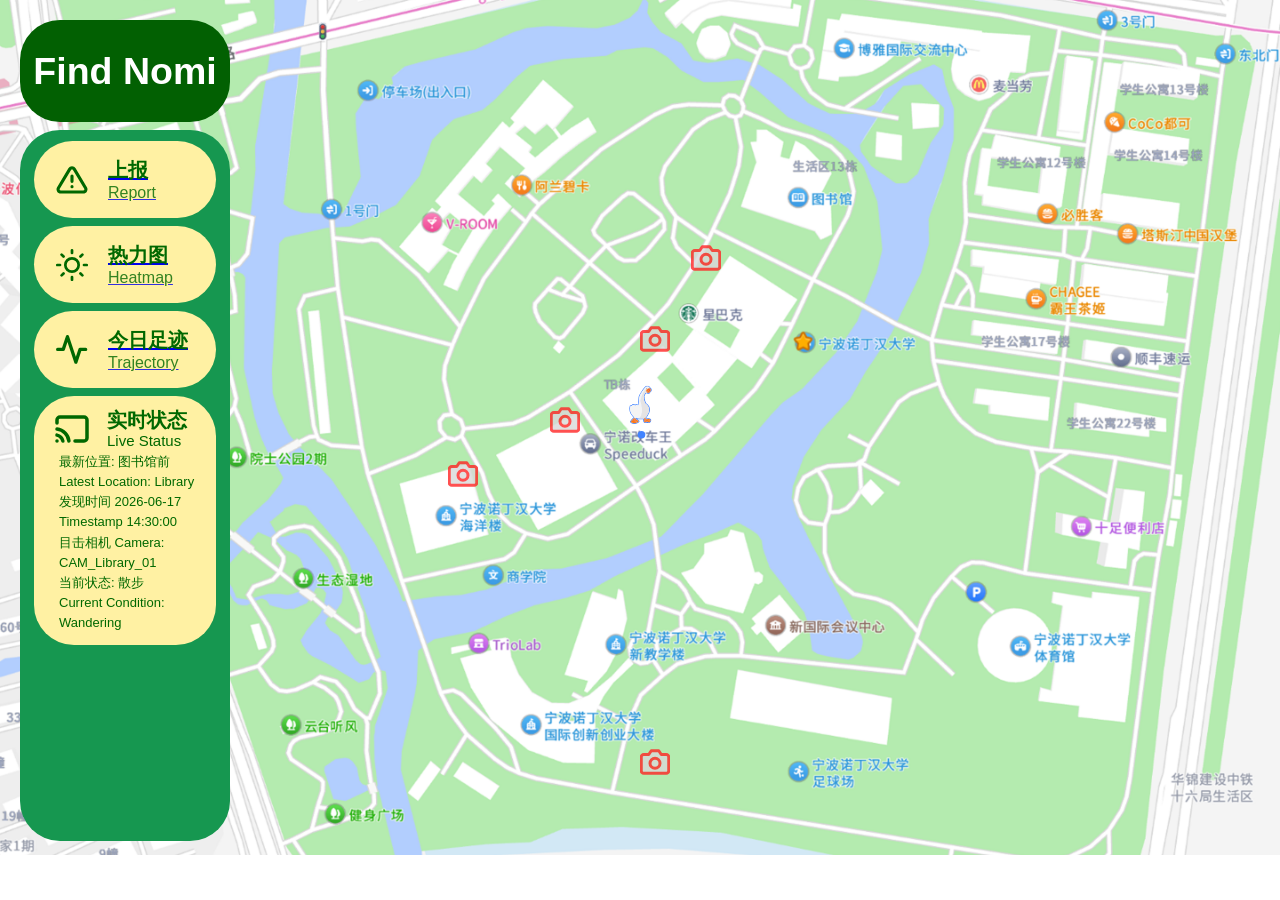
<file: index.html>
<!DOCTYPE html>
<html lang="zh-CN">
<head>
    <meta charset="UTF-8">
    <title>Find Nomi</title>
    <style>
         
        * {
            margin: 0;
            padding: 0;
            box-sizing: border-box;
            font-family: "苹方", sans-serif;
        }
        body {
            width: 100vw;
            height: 100vh;
            overflow: hidden;
            position: relative;
        }

        .bg-map {
            width: 100%;
            height: auto;
            position: absolute;
            top: -55px;
            left: 0;
            z-index: 1;
        }
        .bg-map img {
            width: 100%;
            height: 100%;
            object-fit: cover;
            object-position: top left;
        }

        /* 左上角绿色标题 */
        .logo-box {
            position: absolute;
            top: 20px;
            left: 20px;
            z-index: 10;
        }
        .logo-box span {
            display: flex;
            align-items: center;
            justify-content: center;
            width: 210px;
            height: 102px;
            background-color: #026002;
            color: #fff;
            font-size: 37.5px;
            font-weight: bold;
            border-radius: 40px;
        }

        /* 左侧导航栏 */
        .sidebar-left {
            position: absolute;
            top: 130px;
            left: 20px;
            width: 210px;
            height: 79vh;
            background-color: #169750;
            padding: 11px 14px;
            border-radius: 40px;
            overflow: hidden;
            z-index: 10;
            display: flex;
            flex-direction: column;
            gap: 8px;
        }

        /* 黄色功能按钮 */
        .btn-yellow {
            background-color: #FFF1A3;
            border-radius: 50px;
            padding: 16px 12px;
            display: flex;
            align-items: center;
            gap: 20px;
        }
        .btn-yellow img {
            width: 32px;
            margin-left: 10px;
        }
        .btn-yellow p:first-child {
            font-size: 20px;
            font-weight: bold;
            color: #006800
        }
        .btn-yellow p:last-child {
            font-size: 16px;
            opacity: 0.8;
            color: #006800
        }

        /* 实时状态 */
        .status-card {
            background-color: #FFF1A3;
            border-radius: 40px;
            padding: 12px 10px;
            margin-top: 0px;
        }
        /* 图标 + 文字 */
        .status-header {
            display: flex;
            align-items: center;
            gap: 17px;
            margin-bottom: 10px;
        }
        .status-header img {
            width: 36px;
            height: 36px;
            margin-left: 10px;
        }
        .title-group p:first-child {
            font-size: 20px;
            font-weight: bold;
            line-height: 1.2;
            color: #006800
        }
        .title-group p:last-child {
            font-size: 15px;
            line-height: 1.2;
            color: #006800
        }
        .status-info {
            font-size: 13px;
            line-height: 1.55;
            margin-left: 15px;
            margin-top: -8px;
            color: #006800
        }
        .status-info p {
            white-space: nowrap; 
        }

        .goose-mark {
            position: absolute;
            top: 42%;
            left: 48%;
            width: 55px;
            z-index: 5;
        }

        .camera-mark {
            position: absolute;
            width: 30px;
            z-index: 5;
        }
    </style>
</head>
<body>
    <div class="bg-map">
        <img src="./campus.png" alt="校园底图">
    </div>

    <div class="logo-box">
        <span>Find Nomi</span>
    </div>

    <div class="sidebar-left">

        <a href="report.html" class="btn-yellow">
            <img src="images/icon_report.svg" alt="上报图标">
            <div>
                <p>上报</p>
                <p>Report</p>
            </div>
        </a>

        <a href="heatmap.html" class="btn-yellow">
            <img src="images/icon_heat.svg" alt="热力图图标">
            <div>
                <p>热力图</p>
                <p>Heatmap</p>
            </div>
        </a>

        <a href="trajectory.html" class="btn-yellow">
            <img src="images/icon_track.svg" alt="足迹图标">
            <div>
                <p>今日足迹</p>
                <p>Trajectory</p>
            </div>
        </a>

        <!--实时状态-->
        <div class="status-card">
            <div class="status-header">
                <img src="images/icon_live.svg" alt="状态图标">
                <div class="title-group">
                    <p>实时状态</p>
                    <p>Live Status</p>
                </div>
            </div>
            <div class="status-info">
                <p>最新位置: 图书馆前</p>
                <p>Latest Location: Library</p>

                <p>发现时间 2026-06-17</p>
                <p>Timestamp 14:30:00</p>

                <p>目击相机 Camera:</p>
                <p>CAM_Library_01</p>

                <p>当前状态: 散步</p>
                <p>Current Condition:</p>
                <p>Wandering</p>
            </div>
        </div>
    </div>

    <img class="goose-mark" src="images/goose_icon.svg" alt="大鹅">
    <img class="camera-mark" src="images/camera_marker.svg" style="top:27%;left:54%;">
    <img class="camera-mark" src="images/camera_marker.svg" style="top:36%;left:50%;">
    <img class="camera-mark" src="images/camera_marker.svg" style="top:45%;left:43%;">
    <img class="camera-mark" src="images/camera_marker.svg" style="top:51%;left:35%;">
    <img class="camera-mark" src="images/camera_marker.svg" style="top:83%;left:50%;">
</body>
</html>
</file>
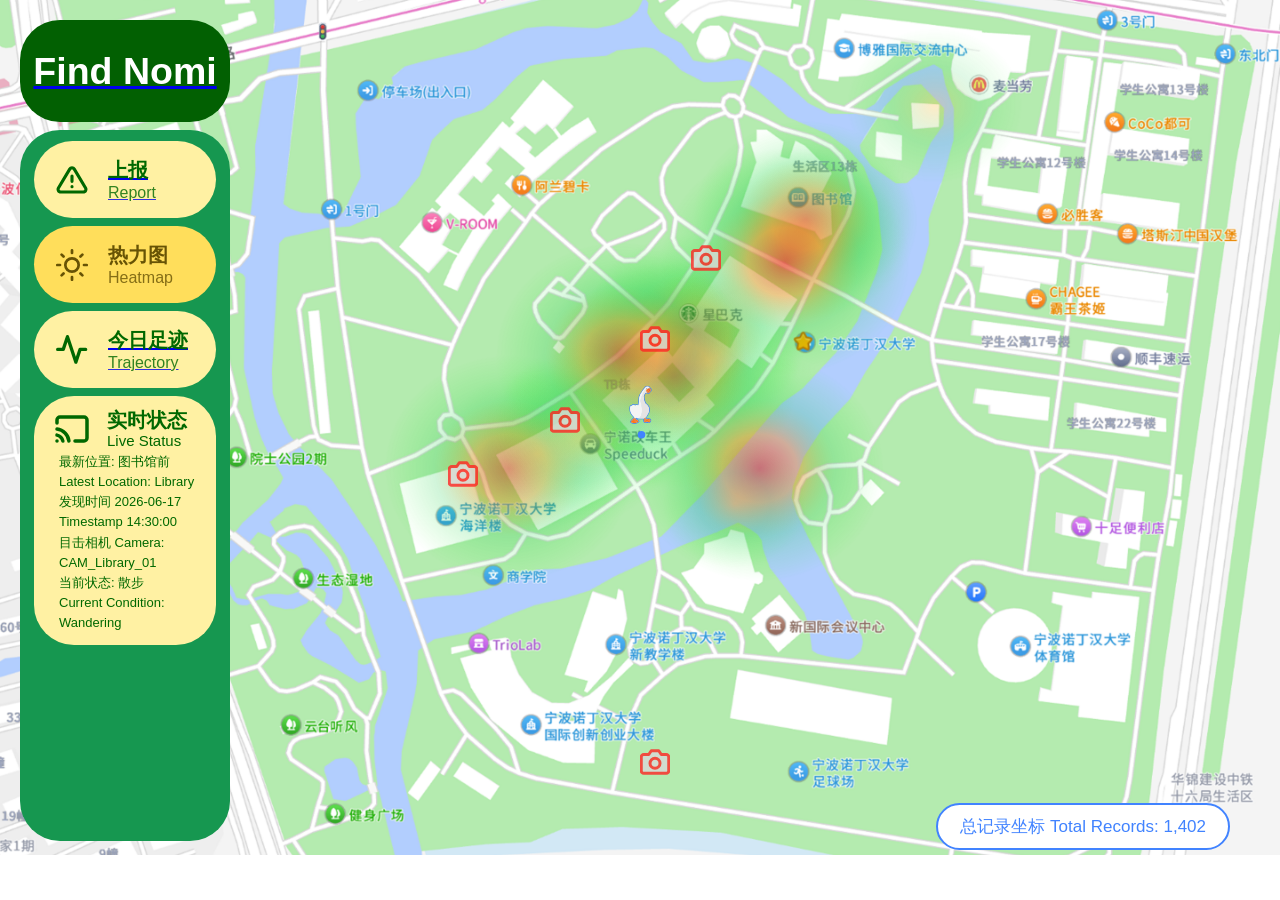
<file: heatmap.html>
<!DOCTYPE html>
<html lang="zh-CN">
<head>
    <meta charset="UTF-8">
    <title>Find Nomi</title>
    <style>
         
        * {
            margin: 0;
            padding: 0;
            box-sizing: border-box;
            font-family: "苹方", sans-serif;
        }
        body {
            width: 100vw;
            height: 100vh;
            overflow: hidden;
            position: relative;
        }

        .bg-map {
            width: 100%;
            height: auto;
            position: absolute;
            top: -55px;
            left: 0;
            z-index: 1;
        }
        .bg-map img {
            width: 100%;
            height: 100%;
            object-fit: cover;
            object-position: top left;
        }

        /* 左上角绿色标题 */
        .logo-box {
            position: absolute;
            top: 20px;
            left: 20px;
            z-index: 10;
        }
        .logo-box span {
            display: flex;
            align-items: center;
            justify-content: center;
            width: 210px;
            height: 102px;
            background-color: #026002;
            color: #fff;
            font-size: 37.5px;
            font-weight: bold;
            border-radius: 40px;
        }

        /* 左侧导航栏 */
        .sidebar-left {
            position: absolute;
            top: 130px;
            left: 20px;
            width: 210px;
            height: 79vh;
            background-color: #169750;
            padding: 11px 14px;
            border-radius: 40px;
            overflow: hidden;
            z-index: 10;
            display: flex;
            flex-direction: column;
            gap: 8px;
        }

        /* 黄色功能按钮 */
        .btn-yellow {
            background-color: #FFF1A3;
            border-radius: 50px;
            padding: 16px 12px;
            display: flex;
            align-items: center;
            gap: 20px;
        }
        .btn-yellow img {
            width: 32px;
            margin-left: 10px;
        }
        .btn-yellow p:first-child {
            font-size: 20px;
            font-weight: bold;
            color: #006800
        }
        .btn-yellow p:last-child {
            font-size: 16px;
            opacity: 0.8;
            color: #006800
        }

        /* 实时状态 */
        .status-card {
            background-color: #FFF1A3;
            border-radius: 40px;
            padding: 12px 10px;
            margin-top: 0px;
        }
        /* 图标 + 文字 */
        .status-header {
            display: flex;
            align-items: center;
            gap: 17px;
            margin-bottom: 10px;
        }
        .status-header img {
            width: 36px;
            height: 36px;
            margin-left: 10px;
        }
        .title-group p:first-child {
            font-size: 20px;
            font-weight: bold;
            line-height: 1.2;
            color: #006800
        }
        .title-group p:last-child {
            font-size: 15px;
            line-height: 1.2;
            color: #006800
        }
        .status-info {
            font-size: 13px;
            line-height: 1.55;
            margin-left: 15px;
            margin-top: -8px;
            color: #006800
        }
        .status-info p {
            white-space: nowrap; 
        }

        .goose-mark {
            position: absolute;
            top: 42%;
            left: 48%;
            width: 55px;
            z-index: 5;
        }

        .camera-mark {
            position: absolute;
            width: 30px;
            z-index: 5;
        }
        /* 热力图 */
        .heatmap-layer {
            position: absolute;
            top: 3%;
            left: 30%;
            width: 50%;
            opacity: 0.75;
            z-index: 2;
            pointer-events: none;
        }
        .heatmap-layer img {
            width: 100%;
            height: auto;
            display: block;
        }

        .total-record-box {
            position: absolute;
            bottom: 50px;
            right: 50px;
            z-index: 10;
            background-color: #ffffff;
            border: 2px solid #4183ff;
            border-radius: 30px;
            padding: 10px 22px;
            font-size: 17px;
            color: #4183ff;
            font-weight: 500;   
        }     
    </style>
</head>
<body>
    <div class="bg-map">
        <img src="./campus.png" alt="校园底图">
    </div>

    <div class="heatmap-layer">
        <img src="images/icon_heat2.svg" alt="热力分布图">
    </div>

    <a href="index.html" class="logo-box">
        <span>Find Nomi</span>
    </a>

    <div class="sidebar-left">

        <a href="report.html" class="btn-yellow">
            <img src="images/icon_report.svg" alt="上报图标">
            <div>
                <p>上报</p>
                <p>Report</p>
            </div>
        </a>

        <div class="btn-yellow" style="background-color: #ffde5b;">
            <img src="images/icon_heat3.svg" alt="热力图图标">
            <div>
                <p style="color: #675305;">热力图</p>
                <p style="color: #675305;">Heatmap</p>
            </div>
        </div>

        <a href="trajectory.html" class="btn-yellow">
            <img src="images/icon_track.svg" alt="足迹图标">
            <div>
                <p>今日足迹</p>
                <p>Trajectory</p>
            </div>
        </a>

        <!--实时状态-->
        <div class="status-card">
            <div class="status-header">
                <img src="images/icon_live.svg" alt="状态图标">
                <div class="title-group">
                    <p>实时状态</p>
                    <p>Live Status</p>
                </div>
            </div>
            <div class="status-info">
                <p>最新位置: 图书馆前</p>
                <p>Latest Location: Library</p>

                <p>发现时间 2026-06-17</p>
                <p>Timestamp 14:30:00</p>

                <p>目击相机 Camera:</p>
                <p>CAM_Library_01</p>

                <p>当前状态: 散步</p>
                <p>Current Condition:</p>
                <p>Wandering</p>
            </div>
        </div>
    </div>

    <img class="goose-mark" src="images/goose_icon.svg" alt="大鹅">
    <img class="camera-mark" src="images/camera_marker.svg" style="top:27%;left:54%;">
    <img class="camera-mark" src="images/camera_marker.svg" style="top:36%;left:50%;">
    <img class="camera-mark" src="images/camera_marker.svg" style="top:45%;left:43%;">
    <img class="camera-mark" src="images/camera_marker.svg" style="top:51%;left:35%;">
    <img class="camera-mark" src="images/camera_marker.svg" style="top:83%;left:50%;">

    <div class="total-record-box">
        总记录坐标 Total Records: 1,402
    </div>
</body>
</html>
</file>
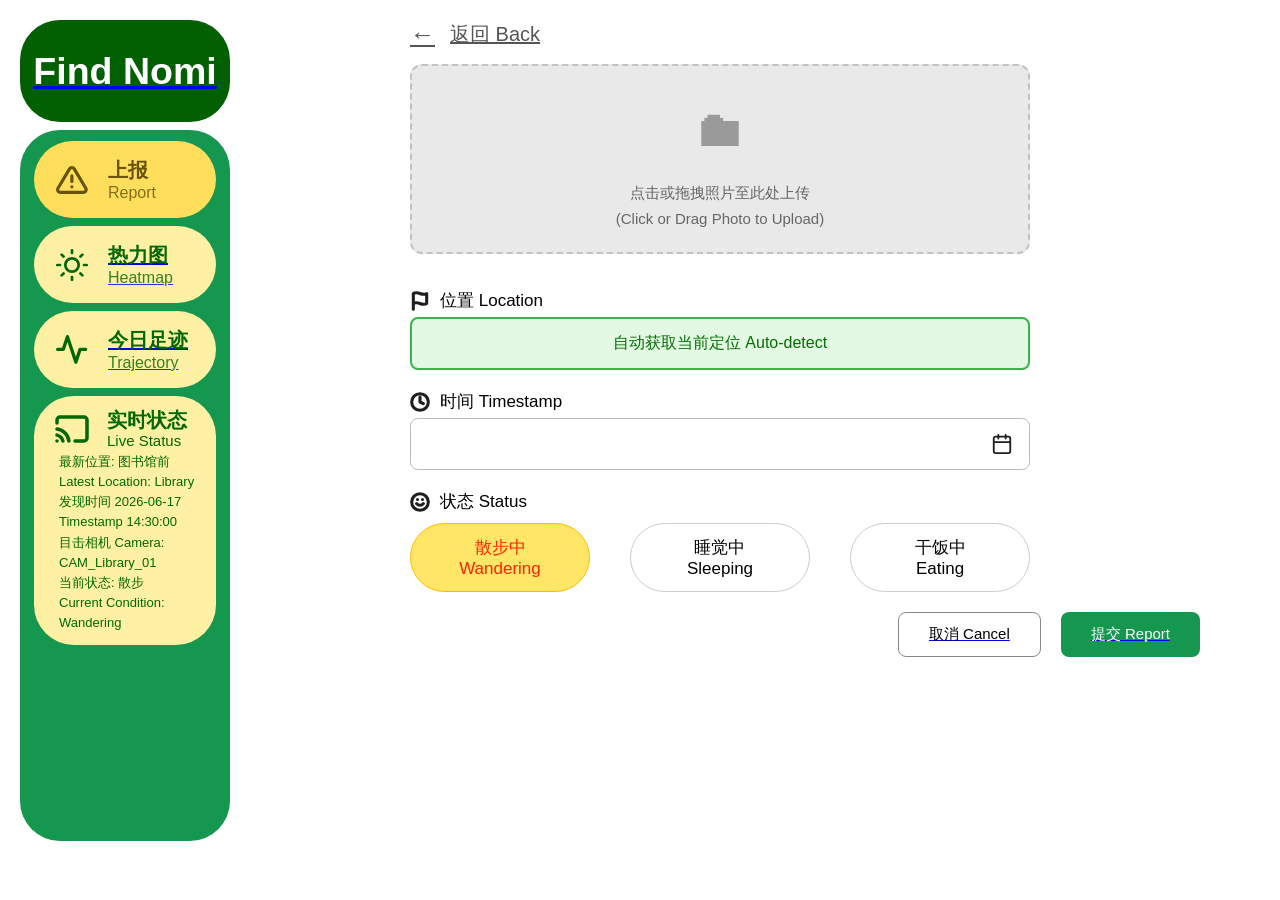
<file: report.html>
<!DOCTYPE html>
<html lang="zh-CN">
<head>
    <meta charset="UTF-8">
    <title>Find Nomi 上报页</title>
    <style>
         
        * {
            margin: 0;
            padding: 0;
            box-sizing: border-box;
            font-family: "苹方", sans-serif;
        }
        body {
            width: 100vw;
            height: 100vh;
            overflow: hidden;
            position: relative;
            background-color: #ffffff;
        }

        /*左上角绿色标题*/
        .logo-box {
            position: absolute;
            top: 20px;
            left: 20px;
            z-index: 10;
        }
        .logo-box span {
            display: flex;
            align-items: center;
            justify-content: center;
            width: 210px;
            height: 102px;
            background-color: #026002;
            color: #fff;
            font-size: 37.5px;
            font-weight: bold;
            border-radius: 40px;
        }

        /*左侧导航栏*/
        .sidebar-left {
            position: absolute;
            top: 130px;
            left: 20px;
            width: 210px;
            height: 79vh;
            background-color: #169750;
            padding: 11px 14px;
            border-radius: 40px;
            overflow: hidden;
            z-index: 10;
            display: flex;
            flex-direction: column;
            gap: 8px;
        }

        /*黄色功能按钮*/
        .btn-yellow {
            background-color: #FFF1A3;
            border-radius: 50px;
            padding: 16px 12px;
            display: flex;
            align-items: center;
            gap: 20px;
        }
        .btn-yellow img {
            width: 32px;
            margin-left: 10px;
        }
        .btn-yellow p:first-child {
            font-size: 20px;
            font-weight: bold;
            color: #006800
        }
        .btn-yellow p:last-child {
            font-size: 16px;
            opacity: 0.8;
            color: #006800
        }

        /*实时状态*/
        .status-card {
            background-color: #FFF1A3;
            border-radius: 40px;
            padding: 12px 10px;
            margin-top: 0px;
        }
        .status-header {
            display: flex;
            align-items: center;
            gap: 17px;
            margin-bottom: 10px;
        }
        .status-header img {
            width: 36px;
            height: 36px;
            margin-left: 10px;
        }
        .title-group p:first-child {
            font-size: 20px;
            font-weight: bold;
            line-height: 1.2;
            color: #006800
        }
        .title-group p:last-child {
            font-size: 15px;
            line-height: 1.2;
            color: #006800
        }
        .status-info {
            font-size: 13px;
            line-height: 1.55;
            margin-left: 15px;
            margin-top: -8px;
            color: #006800
        }
        .status-info p {
            white-space: nowrap; 
        }

        /*右侧上报表单*/
        .report-wrap {
            position: absolute;
            left: 370px;
            top: 10px;
            right: 20px;
            bottom: 30px;
            padding: 10px 40px;
        }
        /* 返回头部 */
        .report-top-back {
            display: flex;
            align-items: center;
            gap: 15px;
            font-size: 20px;
            color: #555555;
            margin-bottom: 15px;
        }
        .back-arrow {
            font-size: 25px;
        }
        /* 图片上传框 */
        .upload-area {
            width: 620px;
            height: 190px;
            background-color: #e9e9e9;
            border: 2px dashed #c2c2c2;
            border-radius: 12px;
            display: flex;
            flex-direction: column;
            align-items: center;
            justify-content: center;
            color: #666666;
            font-size: 15px;
            line-height: 1.7;
            margin-bottom: 35px;
        }
        .upload-icon {
            font-size: 50px;
            margin-bottom: 8px;
            opacity: 0.6;
        }
        /* 表单通用项 */
        .form-row {
            margin-bottom: 20px;
            width: 620px;
        }
        .form-label {
            font-size: 17px;
            margin-bottom: 5px;
            display: flex;
            align-items: center;
            gap: 10px;
        }
        .form-label img {
            width: 20px;
            height: 20px;
        }
        .auto-get-location {
            width: 100%;
            padding: 14px;
            background-color: #e3f9e3;
            border: 2px solid #39b54a;
            border-radius: 8px;
            text-align: center;
            font-size: 16px;
            color: #007000;
        }
        .time-input-box {
            width: 100%;
            padding: 14px 16px;
            border: 1px solid #bbb;
            border-radius: 8px;
            font-size: 20px;
            display: flex;
            justify-content: space-between;
            align-items: center;
        }
        .time-input-box img {
            width: 22px;
            height: 22px;
        }
        /* 状态选择按钮组 */
        .state-btn-group {
            display: flex;
            gap: 40px;
            margin-top: 10px;
        }
        .state-btn {
            padding: 12px 32px;
            border-radius: 99px;
            font-size: 17px;
            border: 1px solid #ccc;
            width: 180px;
            text-align: center;
            display: flex;
            flex-direction: column;
            align-items: center;
        }
        .state-btn.active {
            background-color: #ffe666;
            border-color: #ffbb00;
            color: #ff2200;
        }
        /* 底部按钮 */
        .bottom-btn-group {
            margin-top: 20px;
            display: flex;
            gap: 20px;
            justify-content: flex-end;
            padding-right: 20px;
        }
        .btn-cancel {
            padding: 12px 30px;
            border: 1px solid #888;
            border-radius: 8px;
            font-size: 15px;
            background: #fff;
        }
        .btn-submit {
            padding: 12px 30px;
            background-color: #169750;
            color: white;
            border: none;
            border-radius: 8px;
            font-size: 15px;
        }
        .goose-mark, .camera-mark {
            display: none;
        }
    </style>
</head>
<body>


<a href="index.html" class="logo-box">
    <span>Find Nomi</span>
</a>

<div class="sidebar-left">
    <div class="btn-yellow" style="background-color: #ffde5b;">
        <img src="images/icon_report 2.svg" alt="上报图标">
        <div>
            <p style="color: #675305;"> 上报</p>
            <p style="color: #675305;">Report</p>
        </div>
    </div>

    <a href="heatmap.html" class="btn-yellow">
        <img src="images/icon_heat.svg" alt="热力图图标">
        <div>
            <p>热力图</p>
            <p>Heatmap</p>
        </div>
    </a>

    <a href="trajectory.html" class="btn-yellow">
        <img src="images/icon_track.svg" alt="足迹图标">
        <div>
            <p>今日足迹</p>
            <p>Trajectory</p>
        </div>
    </a>

    <div class="status-card">
        <div class="status-header">
            <img src="images/icon_live.svg" alt="状态图标">
            <div class="title-group">
                <p>实时状态</p>
                <p>Live Status</p>
            </div>
        </div>
        <div class="status-info">
            <p>最新位置: 图书馆前</p>
            <p>Latest Location: Library</p>

            <p>发现时间 2026-06-17</p>
            <p>Timestamp 14:30:00</p>

            <p>目击相机 Camera:</p>
            <p>CAM_Library_01</p>

            <p>当前状态: 散步</p>
            <p>Current Condition:</p>
            <p>Wandering</p>
        </div>
    </div>
</div>

<!-- 右侧上报表单 -->
<div class="report-wrap">
    <a href="index.html" class="report-top-back">
        <span class="back-arrow">←</span>
        <span>返回 Back</span>
    </a>

    <div class="upload-area">
        <div class="upload-icon">🖿</div>
        <div>点击或拖拽照片至此处上传</div>
        <div>(Click or Drag Photo to Upload)</div>
    </div>

    <div class="form-row">
        <div class="form-label">
            <img src="images/icon_location.svg" alt="位置图标">
            位置 Location
        </div>
        <div class="auto-get-location">自动获取当前定位 Auto-detect</div>
    </div>

    <div class="form-row">
        <div class="form-label">
            <img src="images/icon_time.svg" alt="时间图标">
            时间 Timestamp
        </div>
        <div class="time-input-box">
            <span></span>
            <img src="images/icon_calendar.svg" alt="日历图标">
        </div>
    </div>

    <div class="form-row">
        <div class="form-label">
            <img src="images/icon_mood.svg" alt="状态图标">
            状态 Status
        </div>
        <div class="state-btn-group">
            <div class="state-btn active">散步中<br>Wandering</div>
            <div class="state-btn">睡觉中<br>Sleeping</div>
            <div class="state-btn">干饭中<br>Eating</div>
        </div>
    </div>

    <a href="index.html" class="bottom-btn-group">
        <button class="btn-cancel">取消 Cancel</button>
        <button class="btn-submit">提交 Report</button>
    </a>
</div>

    <script>
        const stateBtns = document.querySelectorAll('.state-btn');
        stateBtns.forEach(btn => {
            btn.addEventListener('click', function () {
                stateBtns.forEach(item => item.classList.remove('active'));
                this.classList.add('active');
            })
        })
    </script>
</body>
</html>
</file>
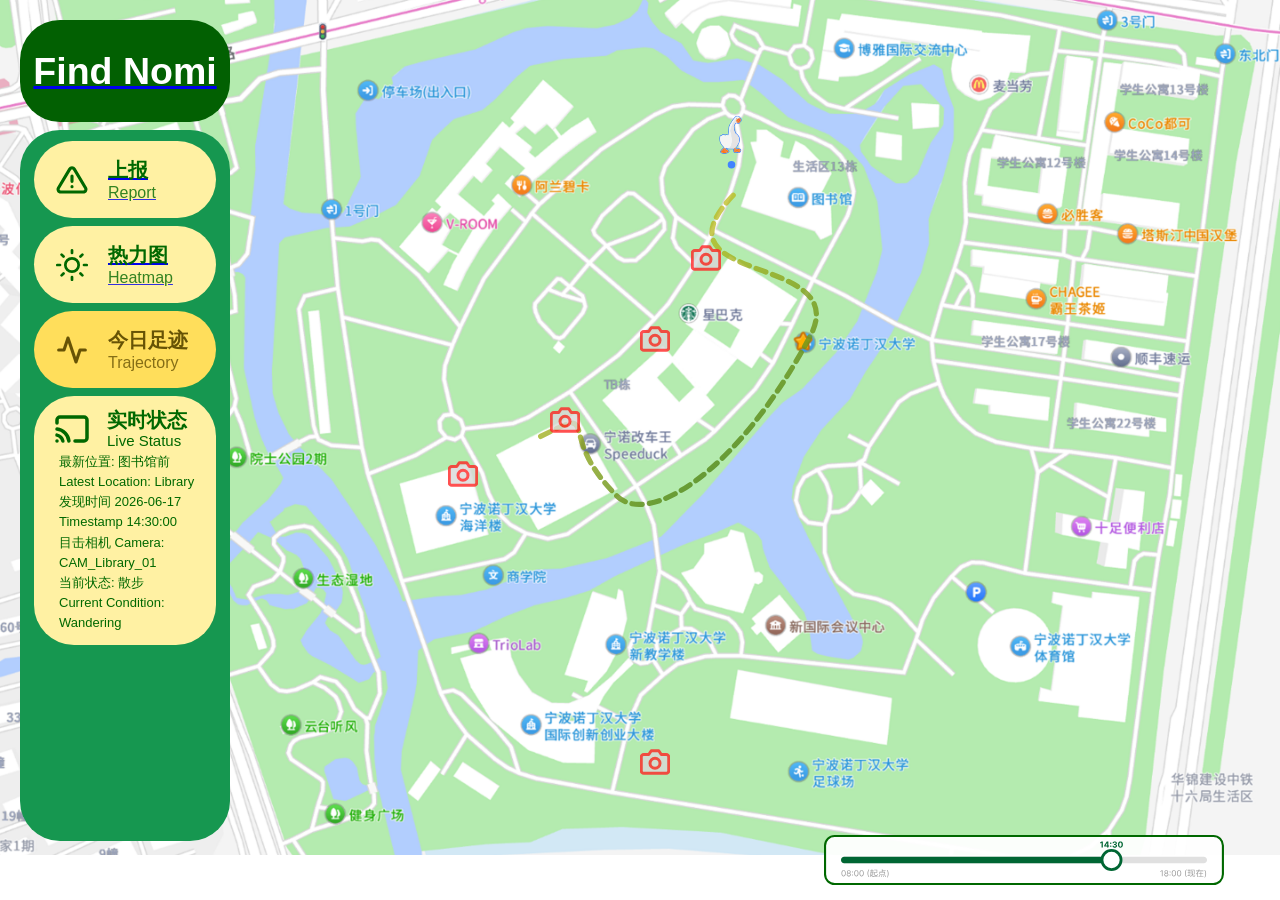
<file: trajectory.html>
<!DOCTYPE html>
<html lang="zh-CN">
<head>
    <meta charset="UTF-8">
    <title>Find Nomi</title>
    <style>
         
        * {
            margin: 0;
            padding: 0;
            box-sizing: border-box;
            font-family: "苹方", sans-serif;
        }
        body {
            width: 100vw;
            height: 100vh;
            overflow: hidden;
            position: relative;
        }

        .bg-map {
            width: 100%;
            height: auto;
            position: absolute;
            top: -55px;
            left: 0px;
            z-index: 1;
        }
        .bg-map img {
            width: 100%;
            height: auto;
            object-fit: cover;
            object-position: top left;
        }

        /* 左上角绿色标题 */
        .logo-box {
            position: absolute;
            top: 20px;
            left: 20px;
            z-index: 10;
        }
        .logo-box span {
            display: flex;
            align-items: center;
            justify-content: center;
            width: 210px;
            height: 102px;
            background-color: #026002;
            color: #fff;
            font-size: 37.5px;
            font-weight: bold;
            border-radius: 40px;
        }

        /* 左侧导航栏 */
        .sidebar-left {
            position: absolute;
            top: 130px;
            left: 20px;
            width: 210px;
            height: 79vh;
            background-color: #169750;
            padding: 11px 14px;
            border-radius: 40px;
            overflow: hidden;
            z-index: 10;
            display: flex;
            flex-direction: column;
            gap: 8px;
        }

        /* 黄色功能按钮 */
        .btn-yellow {
            background-color: #FFF1A3;
            border-radius: 50px;
            padding: 16px 12px;
            display: flex;
            align-items: center;
            gap: 20px;
        }
        .btn-yellow img {
            width: 32px;
            margin-left: 10px;
        }
        .btn-yellow p:first-child {
            font-size: 20px;
            font-weight: bold;
            color: #006800
        }
        .btn-yellow p:last-child {
            font-size: 16px;
            opacity: 0.8;
            color: #006800
        }

        /* 实时状态 */
        .status-card {
            background-color: #FFF1A3;
            border-radius: 40px;
            padding: 12px 10px;
            margin-top: 0px;
        }
        /* 图标 + 文字 */
        .status-header {
            display: flex;
            align-items: center;
            gap: 17px;
            margin-bottom: 10px;
        }
        .status-header img {
            width: 36px;
            height: 36px;
            margin-left: 10px;
        }
        .title-group p:first-child {
            font-size: 20px;
            font-weight: bold;
            line-height: 1.2;
            color: #006800
        }
        .title-group p:last-child {
            font-size: 15px;
            line-height: 1.2;
            color: #006800
        }
        .status-info {
            font-size: 13px;
            line-height: 1.55;
            margin-left: 15px;
            margin-top: -8px;
            color: #006800
        }
        .status-info p {
            white-space: nowrap; 
        }

        .goose-mark {
            position: absolute;
            top: 12%;
            left: 55%;
            width: 55px;
            z-index: 5;
        }

        .camera-mark {
            position: absolute;
            width: 30px;
            z-index: 5;
        }

        /*虚线*/
        .trajectory-line {
            position: absolute;
            top: 21%;
            left: 42%;
            width: 22%;
            z-index: 4;
            pointer-events: none;
        }
        .trajectory-line img {
            width: 100%;
            height: auto;
            display: block;
        }
        /*时间轴*/
        .time-slider-bar {
            position: absolute;
            bottom: 15px;
            left: 80%;
            transform: translateX(-50%);
            z-index: 10;
        }
        .time-slider-bar img {
            width: 400px;
            height: auto;
            display: block;
        }
    </style>
</head>
<body>
    <div class="bg-map">
        <img src="./campus.png" alt="校园底图">
    </div>

    <!--虚线-->
    <div class="trajectory-line">
        <img src="images/icon_line.svg" alt="行走轨迹虚线">
    </div>

    <a href="index.html" class="logo-box">
        <span>Find Nomi</span>
    </a>

    <div class="sidebar-left">

        <a href="report.html" class="btn-yellow">
            <img src="images/icon_report.svg" alt="上报图标">
            <div>
                <p>上报</p>
                <p>Report</p>
            </div>
        </a>

        <a href="heatmap.html" class="btn-yellow">
            <img src="images/icon_heat.svg" alt="热力图图标">
            <div>
                <p>热力图</p>
                <p>Heatmap</p>
            </div>
        </a>

        <div class="btn-yellow" style="background-color: #ffde5b;">
            <img src="images/icon_track2.svg" alt="足迹图标">
            <div>
                <p style="color: #675305;">今日足迹</p>
                <p style="color: #675305;">Trajectory</p>
            </div>
        </div>

        <!--实时状态-->
        <div class="status-card">
            <div class="status-header">
                <img src="images/icon_live.svg" alt="状态图标">
                <div class="title-group">
                    <p>实时状态</p>
                    <p>Live Status</p>
                </div>
            </div>
            <div class="status-info">
                <p>最新位置: 图书馆前</p>
                <p>Latest Location: Library</p>

                <p>发现时间 2026-06-17</p>
                <p>Timestamp 14:30:00</p>

                <p>目击相机 Camera:</p>
                <p>CAM_Library_01</p>

                <p>当前状态: 散步</p>
                <p>Current Condition:</p>
                <p>Wandering</p>
            </div>
        </div>        
    </div>

    <img class="goose-mark" src="images/goose_icon.svg" alt="大鹅">
    <img class="camera-mark" src="images/camera_marker.svg" style="top:27%;left:54%;">
    <img class="camera-mark" src="images/camera_marker.svg" style="top:36%;left:50%;">
    <img class="camera-mark" src="images/camera_marker.svg" style="top:45%;left:43%;">
    <img class="camera-mark" src="images/camera_marker.svg" style="top:51%;left:35%;">
    <img class="camera-mark" src="images/camera_marker.svg" style="top:83%;left:50%;">

    <!--底部时间轴svg-->
    <div class="time-slider-bar">
        <img src="images/icon.svg" alt="时间轴滑块">
    </div>
</body>
</html>
</file>
